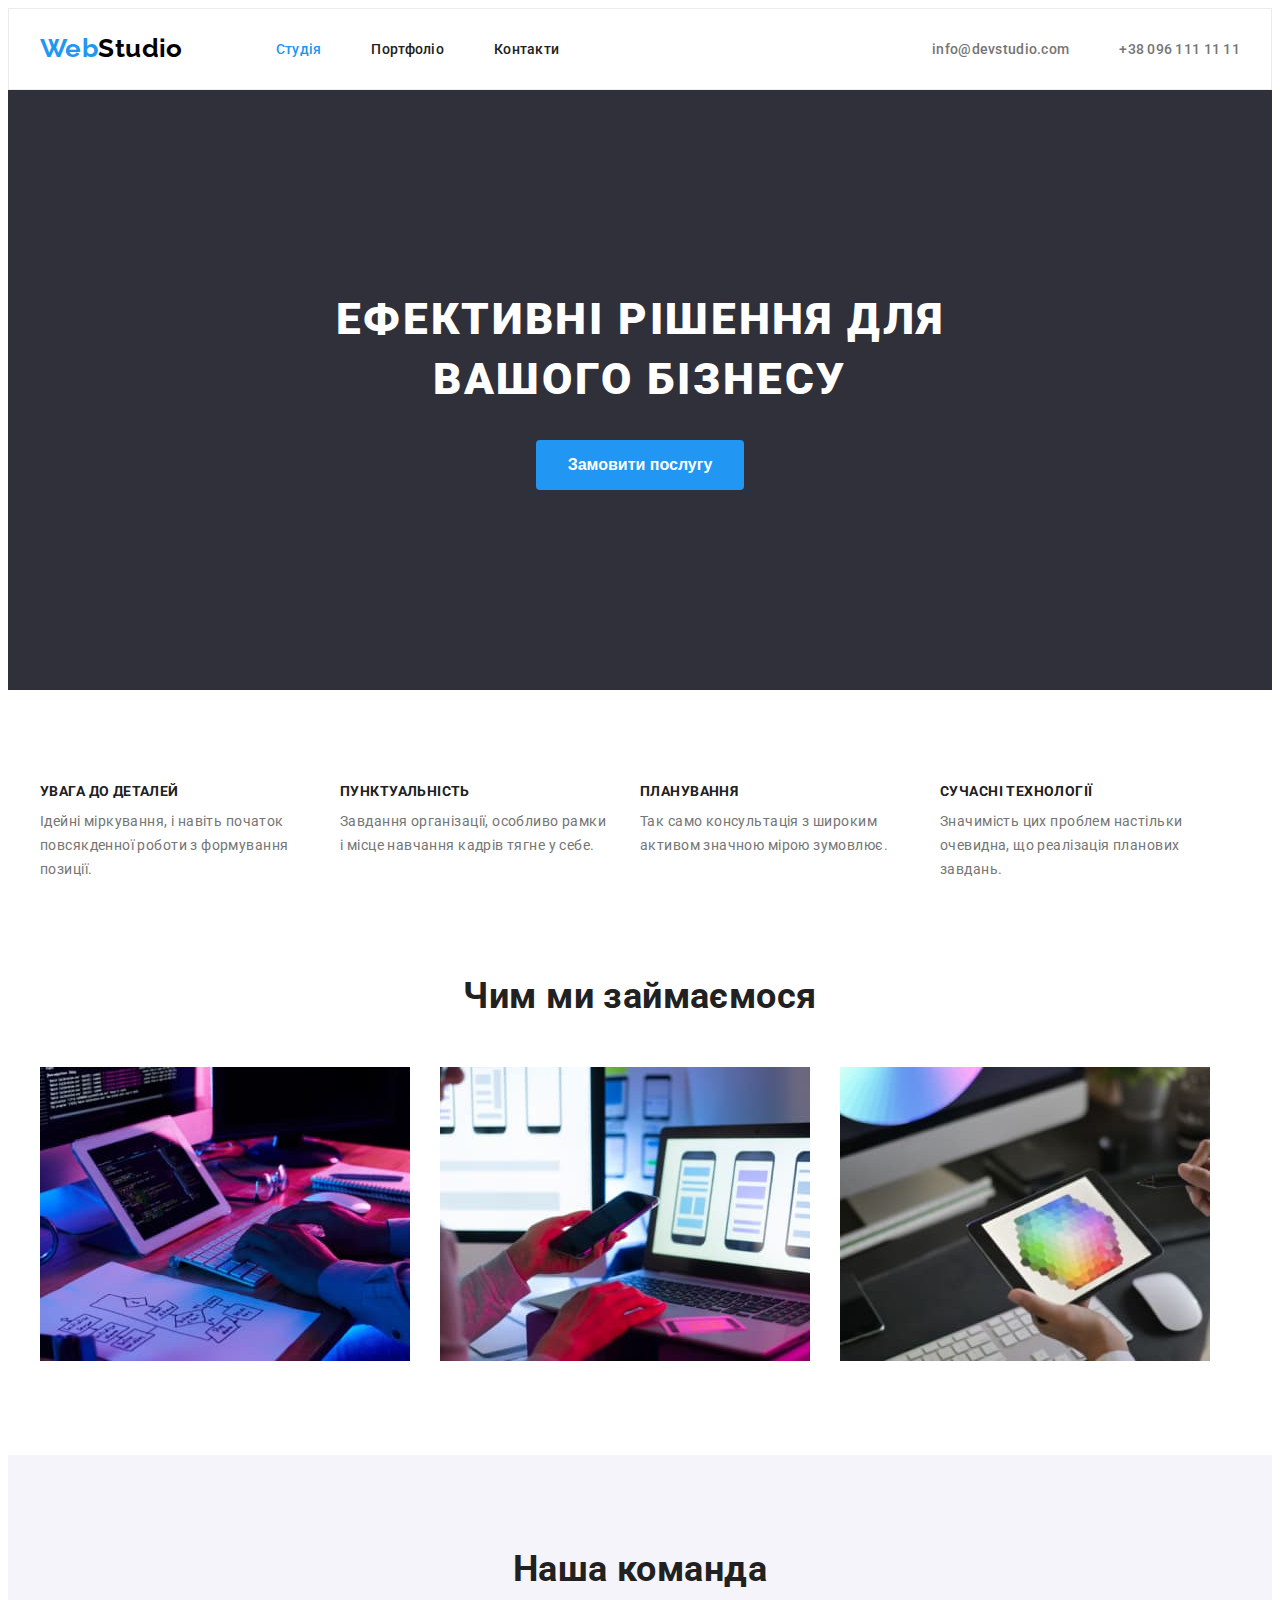
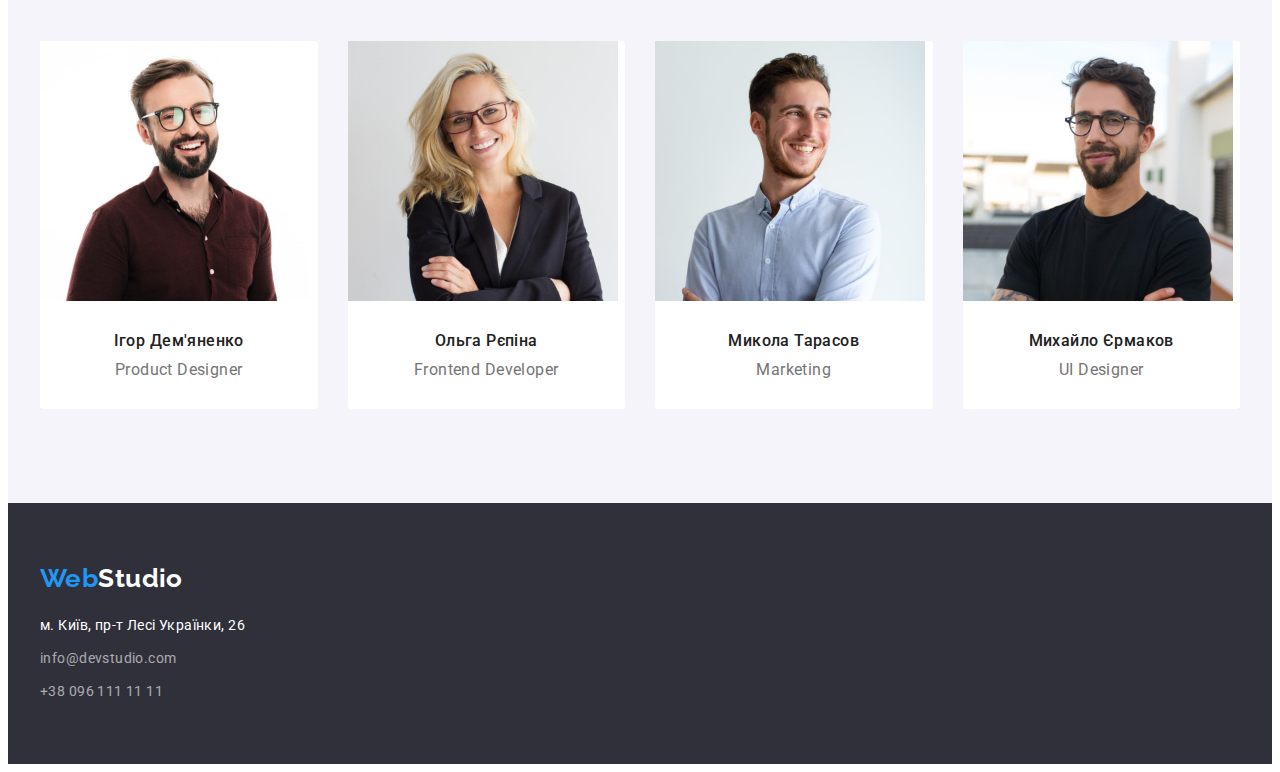
<file: index.html>
<!DOCTYPE html>
<html lang="uk">
  <head>
    <meta charset="UTF-8" />
    <meta http-equiv="X-UA-Compatible" content="IE=edge" />
    <meta name="viewport" content="width=device-width, initial-scale=1.0" />
    <title>GoIt-markup-hw-03</title>
    <link rel="preconnect" href="https://fonts.googleapis.com" />
    <link rel="preconnect" href="https://fonts.gstatic.com" crossorigin />
    <link
      href="https://fonts.googleapis.com/css2?family=Raleway:wght@700&family=Roboto:wght@400;500;700;900&display=swap"
      rel="stylesheet"
    />
    <link
      rel="stylesheet"
      href="https://cdnjs.cloudflare.com/ajax/libs/modern-normalize/1.1.0/modern-normalize.min.css"
      integrity="sha512-wpPYUAdjBVSE4KJnH1VR1HeZfpl1ub8YT/NKx4PuQ5NmX2tKuGu6U/JRp5y+Y8XG2tV+wKQpNHVUX03MfMFn9Q=="
      crossorigin="anonymous"
      referrerpolicy="no-referrer"
    />
    <link rel="stylesheet" href="./css/styles.css" />
  </head>
  <body>
    <header class="header">
      <div class="container header-container">
        <nav class="header-nav">
          <a href="./index.html" class="logo"><span>Web</span>Studio</a>
          <ul class="header-list list">
            <li>
              <a class="header-link link current" href="./index.html">Студія</a>
            </li>
            <li>
              <a class="header-link link" href="./portfolio.html">Портфоліо</a>
            </li>
            <li><a class="header-link link" href="">Контакти</a></li>
          </ul>
        </nav>
        <ul class="header-contacts-list list">
          <li>
            <a class="header-contacts-link link" href="mailto:info@devstudio.com"
              >info@devstudio.com</a
            >
          </li>
          <li>
            <a class="header-contacts-link link" href="tel:+380961111111">+38 096 111 11 11</a>
          </li>
        </ul>
      </div>
    </header>
    <main>
      <section class="hero section">
        <div class="container">
          <h1 class="hero-titel">Ефективні рішення для вашого бізнесу</h1>
          <button class="hero-button button" type="button">Замовити послугу</button>
        </div>
      </section>
      <section class="benefits section">
        <div class="container">
          <h2 class="benefits-titel visually-hidden">Наші переваги</h2>
          <ul class="list benefits-list">
            <li class="benefits-item">
              <h3 class="benefits-list-titel">УВАГА ДО ДЕТАЛЕЙ</h3>
              <p class="benefits-list-text">
                Ідейні міркування, і навіть початок повсякденної роботи з формування позиції.
              </p>
            </li>
            <li class="benefits-item">
              <h3 class="benefits-list-titel">ПУНКТУАЛЬНІСТЬ</h3>
              <p class="benefits-list-text">
                Завдання організації, особливо рамки і місце навчання кадрів тягне у себе.
              </p>
            </li>
            <li class="benefits-item">
              <h3 class="benefits-list-titel">ПЛАНУВАННЯ</h3>
              <p class="benefits-list-text">
                Так само консультація з широким активом значною мірою зумовлює.
              </p>
            </li>
            <li class="benefits-item">
              <h3 class="benefits-list-titel">СУЧАСНІ ТЕХНОЛОГІЇ</h3>
              <p class="benefits-list-text">
                Значимість цих проблем настільки очевидна, що реалізація планових завдань.
              </p>
            </li>
          </ul>
        </div>
      </section>
      <section class="work section">
        <div class="container">
          <h2 class="work-titel">Чим ми займаємося</h2>
          <ul class="list work-list">
            <li class="work-list-item">
              <img
                src="./images/sbox1.jpg"
                width="370"
                height="294"
                alt="Зображення роботи за клавіатурою"
              />
            </li>
            <li class="work-list-item">
              <img src="./images/sbox2.jpg" width="370" height="294" alt="Телефон в куках" />
            </li>
            <li class="work-list-item">
              <img
                src="./images/sbox3.jpg"
                width="370"
                height="294"
                alt="Планшет в руках та стілус"
              />
            </li>
          </ul>
        </div>
      </section>
      <section class="team section">
        <div class="container">
          <h2 class="team-titel">Наша команда</h2>
          <ul class="list team-list">
            <li class="team-list-card">
              <img
                class="team-img"
                src="./images/sdemyanenko.jpg"
                width="270"
                height="260"
                alt="Ігор Дем'яненко"
              />
              <h3 class="team-list-titel">Ігор Дем'яненко</h3>
              <p class="team-list-text">Product Designer</p>
            </li>
            <li class="team-list-card">
              <img
                class="team-img"
                src="./images/srepina.jpg"
                width="270"
                height="260"
                alt="Ольга Рєпіна"
              />
              <h3 class="team-list-titel">Ольга Рєпіна</h3>
              <p class="team-list-text">Frontend Developer</p>
            </li>
            <li class="team-list-card">
              <img
                class="team-img"
                src="./images/starasov.jpg"
                width="270"
                height="260"
                alt="Микола Тарасов"
              />
              <h3 class="team-list-titel">Микола Тарасов</h3>
              <p class="team-list-text">Marketing</p>
            </li>
            <li class="team-list-card">
              <img
                class="team-img"
                src="./images/syermakov.jpg"
                width="270"
                height="260"
                alt="Михайло Єрмаков"
              />
              <h3 class="team-list-titel">Михайло Єрмаков</h3>
              <p class="team-list-text">UI Designer</p>
            </li>
          </ul>
        </div>
      </section>
    </main>
    <footer class="footer">
      <div class="container">
        <a href="./index.html" class="logo logo-footer"><span>Web</span>Studio</a>
        <address class="address">
          <ul class="list footer-list">
            <li>
              <a
                class="link footer-address"
                href="https://goo.gl/maps/CPtrU1FHBa2aNyZL9"
                target="_blank"
                rel="noopener noreferrer nofollow"
              >
                м. Київ, пр-т Лесі Українки, 26
              </a>
            </li>
            <li>
              <a class="link footer-link" href="mailto:info@devstudio.com">info@devstudio.com</a>
            </li>
            <li><a class="link footer-link" href="tel:+380961111111">+38 096 111 11 11</a></li>
          </ul>
        </address>
      </div>
    </footer>
  </body>
</html>
</file>
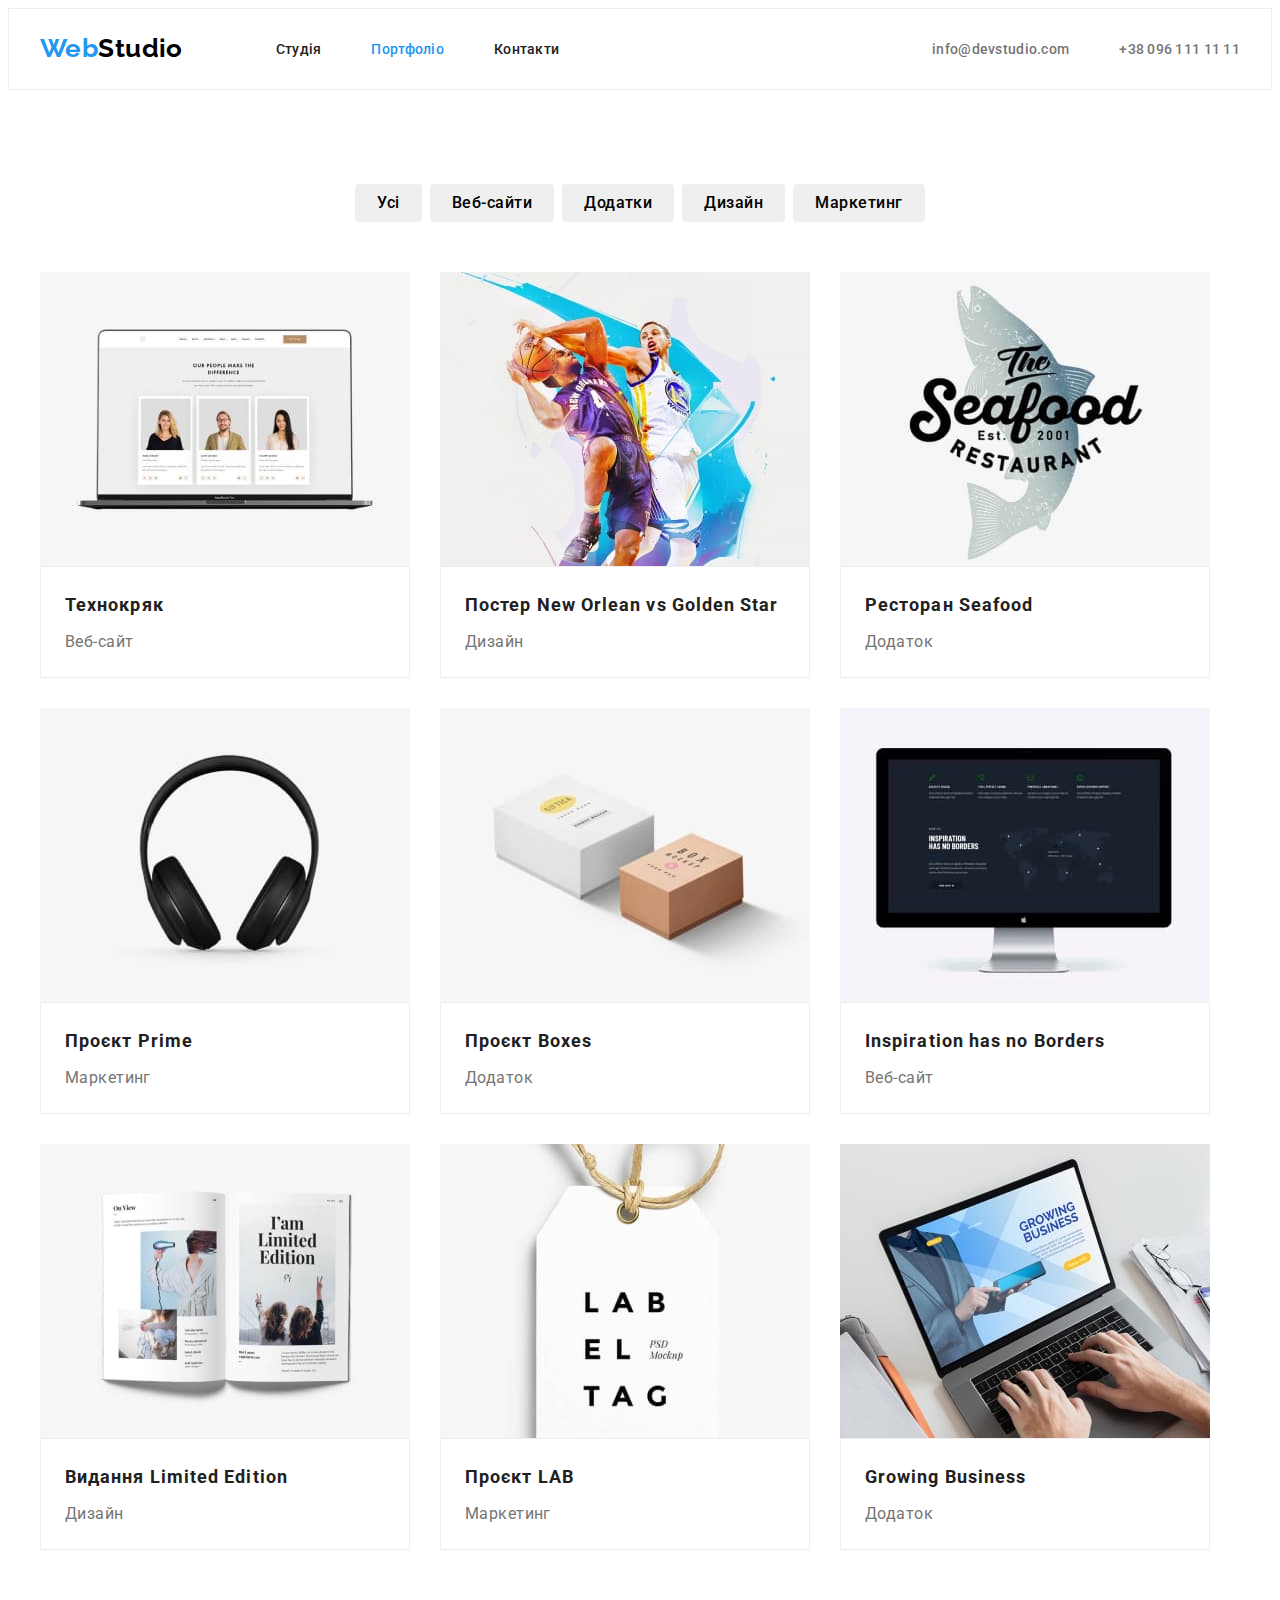
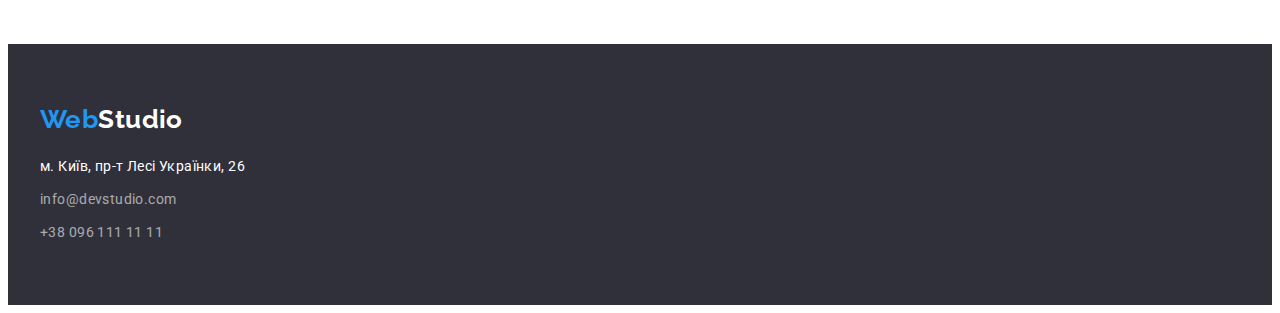
<file: portfolio.html>
<!DOCTYPE html>
<html lang="uk">
  <head>
    <meta charset="UTF-8" />
    <meta http-equiv="X-UA-Compatible" content="IE=edge" />
    <meta name="viewport" content="width=device-width, initial-scale=1.0" />
    <title>Портфоліо</title>
    <link rel="preconnect" href="https://fonts.googleapis.com" />
    <link rel="preconnect" href="https://fonts.gstatic.com" crossorigin />
    <link
      href="https://fonts.googleapis.com/css2?family=Raleway:wght@700&family=Roboto:wght@400;500;700;900&display=swap"
      rel="stylesheet"
    />
    <link
      rel="stylesheet"
      href="https://cdnjs.cloudflare.com/ajax/libs/modern-normalize/1.1.0/modern-normalize.min.css"
      integrity="sha512-wpPYUAdjBVSE4KJnH1VR1HeZfpl1ub8YT/NKx4PuQ5NmX2tKuGu6U/JRp5y+Y8XG2tV+wKQpNHVUX03MfMFn9Q=="
      crossorigin="anonymous"
      referrerpolicy="no-referrer"
    />
    <link rel="stylesheet" href="./css/styles.css" />
  </head>
  <body>
    <header class="header">
      <div class="container header-container">
        <nav class="header-nav">
          <a href="./index.html" class="logo"><span>Web</span>Studio</a>
          <ul class="header-list list">
            <li>
              <a class="header-link link" href="./index.html">Студія</a>
            </li>
            <li>
              <a class="header-link link current" href="./portfolio.html">Портфоліо</a>
            </li>
            <li><a class="header-link link" href="">Контакти</a></li>
          </ul>
        </nav>
        <ul class="header-contacts-list list">
          <li>
            <a class="header-contacts-link link" href="mailto:info@devstudio.com"
              >info@devstudio.com</a
            >
          </li>
          <li>
            <a class="header-contacts-link link" href="tel:+380961111111">+38 096 111 11 11</a>
          </li>
        </ul>
      </div>
    </header>
    <main>
      <section class="portfolio section">
        <div class="container">
          <h1 class="portfolio-titel visually-hidden">Портфоліо</h1>
        <ul class="portfolio-pre-list list">
          <li><button class="portfolio-button" type="button">Усі</button></li>
          <li><button class="portfolio-button" type="button">Веб-сайти</button></li>
          <li><button class="portfolio-button" type="button">Додатки</button></li>
          <li><button class="portfolio-button" type="button">Дизайн</button></li>
          <li><button class="portfolio-button" type="button">Маркетинг</button></li>
        </ul>
        <ul class="portfolio-afret-list list">
          <li>
            <a class="link" href="">
              <img class="portfolio-img"
                src="./images/portfolio/technokryak.jpg"
                alt="Технокряк"
                weidth="370"
                height="294"
              />
              <div class="portfolio-list-box">
                <h2 class="portfolio-after-list-titel">Технокряк</h2>
              <p class="portfolio-after-list-text">Веб-сайт</p>
              </div>
            </a>
          </li>
          <li>
            <a class="link" href="">
              <img class="portfolio-img"
                src="./images/portfolio/new-orlean.jpg"
                alt="Постер New Orlean vs Golden Star"
                weidth="370"
                height="294"
              />
              <div class="portfolio-list-box">
                <h2 class="portfolio-after-list-titel">Постер New Orlean vs Golden Star</h2>
              <p class="portfolio-after-list-text">Дизайн</p>
              </div>
            </a>
          </li>
          <li>
            <a class="link" href="">
              <img class="portfolio-img"
                src="./images/portfolio/seafood.jpg"
                alt="Ресторан Seafood"
                weidth="370"
                height="294"
              />
              <div class="portfolio-list-box">
                <h2 class="portfolio-after-list-titel">Ресторан Seafood</h2>
              <p class="portfolio-after-list-text">Додаток</p>
              </div>
            </a>
          </li>
          <li>
            <a class="link" href="">
              <img class="portfolio-img"
                src="./images/portfolio/prime.jpg"
                alt="Проєкт Prime"
                weidth="370"
                height="294"
              />
              <div class="portfolio-list-box">
                <h2 class="portfolio-after-list-titel">Проєкт Prime</h2>
              <p class="portfolio-after-list-text">Маркетинг</p>
              </div>
            </a>
          </li>
          <li>
            <a class="link" href="">
              <img class="portfolio-img"
                src="./images/portfolio/boxes.jpg"
                alt="Проєкт Boxes"
                weidth="370"
                height="294"
              />
              <div class="portfolio-list-box">
                <h2 class="portfolio-after-list-titel">Проєкт Boxes</h2>
              <p class="portfolio-after-list-text">Додаток</p>
              </div>
            </a>
          </li>
          <li>
            <a class="link" href="">
              <img class="portfolio-img"
                src="./images/portfolio/borders.jpg"
                alt="Inspiration has no Borders"
                weidth="370"
                height="294"
              />
              <div class="portfolio-list-box">
                <h2 class="portfolio-after-list-titel">Inspiration has no Borders</h2>
              <p class="portfolio-after-list-text">Веб-сайт</p>
              </div>
            </a>
          </li>
          <li>
            <a class="link" href="Видання Limited Edition">
              <img class="portfolio-img" src="./images/portfolio/limited-edition.jpg" alt="" weidth="370" height="294" />
              <div class="portfolio-list-box">
                <h2 class="portfolio-after-list-titel">Видання Limited Edition</h2>
              <p class="portfolio-after-list-text">Дизайн</p>
              </div>
            </a>
          </li>
          <li>
            <a class="link" href="Проєкт LAB">
              <img class="portfolio-img" src="./images/portfolio/lab.jpg" alt="" weidth="370" height="294" />
              <div class="portfolio-list-box">
                <h2 class="portfolio-after-list-titel">Проєкт LAB</h2>
              <p class="portfolio-after-list-text">Маркетинг</p>
              </div>
            </a>
          </li>
          <li>
            <a class="link" href="Growing Business">
              <img class="portfolio-img" src="./images/portfolio/growing-business.jpg" alt="" weidth="370" height="294" />
              <div class="portfolio-list-box">
                <h2 class="portfolio-after-list-titel">Growing Business</h2>
              <p class="portfolio-after-list-text">Додаток</p>
              </div>
            </a>
          </li>
        </ul>
      </section>
        </div>
    </main>
    <footer class="footer">
      <div class="container">
        <a href="./index.html" class="logo logo-footer"><span>Web</span>Studio</a>
        <address class="address">
          <ul class="list footer-list">
            <li>
              <a
                class="link footer-address"
                href="https://goo.gl/maps/CPtrU1FHBa2aNyZL9"
                target="_blank"
                rel="noopener noreferrer nofollow"
              >
                м. Київ, пр-т Лесі Українки, 26
              </a>
            </li>
            <li>
              <a class="link footer-link" href="mailto:info@devstudio.com">info@devstudio.com</a>
            </li>
            <li><a class="link footer-link" href="tel:+380961111111">+38 096 111 11 11</a></li>
          </ul>
        </address>
      </div>
    </footer>
  </body>
</html>
</file>
<file: css/styles.css>
:root {
  --primery-white-color: #ffffff;
  --hover-logo-color: #2196f3;
  --grey-primery-color: #757575;
  --black-primery-color: #212121;
}
/* reset */
p,
h1,
h2,
h3,
h4,
h5,
h6 {
  margin: 0;
}
ul,
ol {
  margin: 0;
  padding-left: 0;
}
button {
  cursor: pointer;
}
address {
  font-style: normal;
  margin-top: 20px;
}
img {
  display: block;
  max-width: 100%;
  height: auto;
}

body {
  background-color: var(--primery-white-color);
  color: var(--black-primery-color);
  font-family: Roboto, sans-serif;
  letter-spacing: 0.03em;
  font-size: 14px;
}

.visually-hidden {
  position: absolute;
  white-space: nowrap;
  width: 1px;
  height: 1px;
  overflow: hidden;
  border: 0;
  padding: 0;
  clip: rect(0 0 0 0);
  clip-path: inset(50%);
  margin: -1px;
}

.list {
  list-style: none;
}

.link {
  text-decoration: none;
}

/* logo */
.logo {
  font-family: Raleway, sans-serif;
  font-weight: 700;
  font-size: 26px;
  line-height: 1.2;
  color: #000000;
  text-decoration: none;
}
.logo span {
  color: var(--hover-logo-color);
}

.logo-footer {
  font-family: 'Raleway';
  font-weight: 700;
  font-size: 26px;
  line-height: 1.19;
  color: var(--primery-white-color);
}
/* box */

.container {
  width: 1200px;
  padding-right: 15px;
  padding-left: 15px;
  margin: 0 auto;
}

/* header */
.header {
  border: 1px solid #ececec;
}

.header-nav .header-link.current {
  color: var(--hover-logo-color);
}

.header-link {
  font-weight: 500;
  line-height: 1.14;
  letter-spacing: 0.02em;
  color: var(--black-primery-color);
}

.header-link:hover,
.header-link:focus {
  font-weight: 500;
  line-height: 1.14;
  letter-spacing: 0.02em;
  color: var(--hover-logo-color);
}

.header-contacts-link {
  font-weight: 500;
  line-height: 1.14;
  letter-spacing: 0.02em;
  color: var(--grey-primery-color);
}

.header-contacts-link:hover,
.header-contacts-link:focus {
  font-style: normal;
  font-weight: 500;
  line-height: 1.14;
  letter-spacing: 0.02em;
  color: var(--hover-logo-color);
}
/* main */
.hero {
  background: #2f303a;
}

.hero-titel {
  font-weight: 900;
  font-size: 44px;
  line-height: 1.36;
  letter-spacing: 0.06em;
  text-transform: uppercase;
  color: var(--primery-white-color);
}

.hero-button {
  font-weight: 700;
  font-size: 16px;
  line-height: 1.88;
  color: var(--primery-white-color);
  background-color: var(--hover-logo-color);
}

.benefits-list-titel {
  font-size: 14px;
  line-height: 1.14;
  text-transform: uppercase;
}
.benefits-list-text {
  line-height: 1.71;
  color: var(--grey-primery-color);
}

.work-titel,
.team-titel {
  font-size: 36px;
  line-height: 1.16;
}

.team {
  background-color: #f5f4fa;
}

.team-list-card {
  background-color: var(--primery-white-color);
}

.team-list-titel {
  font-weight: 500;
  font-size: 16px;
  line-height: 1.19;
}
.team-list-text {
  font-size: 16px;
  line-height: 19px;
  color: var(--grey-primery-color);
}

.footer {
  background: #2f303a;
}

.footer-address {
  font-style: normal;
  line-height: 1.71;
  color: var(--primery-white-color);
}

.footer-link {
  font-style: normal;
  line-height: 1.71;
  color: rgba(255, 255, 255, 0.6);
}

.footer-link:hover,
.footer-link:focus {
  font-style: normal;
  line-height: 1.71;
  color: var(--hover-logo-color);
}

/* Portfolio */
.portfolio-button {
  font-family: 'Roboto';
  font-style: normal;
  font-weight: 500;
  font-size: 16px;
  line-height: 1.62;
  text-align: center;
  letter-spacing: 0.03em;
  cursor: pointer;
  border-radius: 4px;
  border: none;
  padding: 6px 22px;
}

.portfolio-button:hover,
.portfolio-botton:focus {
  font-family: 'Roboto';
  font-style: normal;
  font-weight: 500;
  font-size: 16px;
  line-height: 1.62;
  text-align: center;
  letter-spacing: 0.03em;
  color: var(--primery-white-color);
  background-color: var(--hover-logo-color);
}

.portfolio-after-list-titel {
  font-size: 18px;
  line-height: 2;
  letter-spacing: 0.06em;
  color: var(--black-primery-color);
}

.portfolio-after-list-text {
  font-size: 16px;
  line-height: 1.88;
  color: var(--grey-primery-color);
}
/* hw-03 */
.section {
  padding-top: 94px;
  padding-bottom: 94px;
}

.header-container {
  display: flex;
}

.header-nav {
  display: flex;
  margin-right: auto;
}
.header-list {
  display: flex;
}
.header-contacts-list {
  display: flex;
}

.header-nav > .logo {
  padding-top: 24px;
  padding-bottom: 25px;
  margin-right: 93px;
}
.header-list {
  gap: 50px;
  align-items: center;
}

.header-contacts-list {
  align-items: center;
  gap: 50px;
}
.hero {
  padding-top: 200px;
  padding-bottom: 200px;
  /* margin-bottom: 94px; */
}
.hero-titel {
  width: 696px;
  text-align: center;
  margin: 0 auto;
  margin-bottom: 30px;
}

.hero-button {
  display: block;
  margin-right: auto;
  margin-left: auto;
  border: none;
  border-radius: 4px;
  padding: 10px 32px;
}

.benefits-list {
  display: flex;
  gap: 30px;
}

.benefits-item {
  width: 270px;
}

.benefits-list-titel {
  margin-bottom: 10px;
}

.work {
  padding-top: 0;
}

.work-titel {
  text-align: center;
  margin-bottom: 50px;
}

.work-list {
  display: flex;
  gap: 30px;
}

.work-list-item {
  width: calc(100%-60px) / 3;
}

.team-titel {
  margin-bottom: 50px;
  text-align: center;
}

.team-list {
  display: flex;
  gap: 30px;
}
.team-list-card {
  width: calc((100% - 90px) / 4);
  padding-bottom: 30px;
  border-radius: 4px;
}

.team-img {
  margin-bottom: 30px;
}

.team-list-titel {
  text-align: center;
  margin-bottom: 10px;
}

.team-list-text {
  text-align: center;
}

/* .footer-list {
  padding-top: 20px;
} */

.footer-list > li:not(:last-child) {
  margin-bottom: 9px;
}

.footer {
  padding-top: 60px;
  padding-bottom: 60px;
}

/* portfolio */
.portfolio-pre-list {
  display: flex;
  gap: 8px;
  justify-content: center;
  margin-bottom: 50px;
}

.portfolio-afret-list {
  display: flex;
  flex-wrap: wrap;
  row-gap: 30px;
  column-gap: 30px;
}

.portfolio-after-list-titel {
  margin-bottom: 4px;
}

.portfolio-list-box {
  padding: 20px 24px;
  border: 1px solid #eeeeee;
}
</file>
